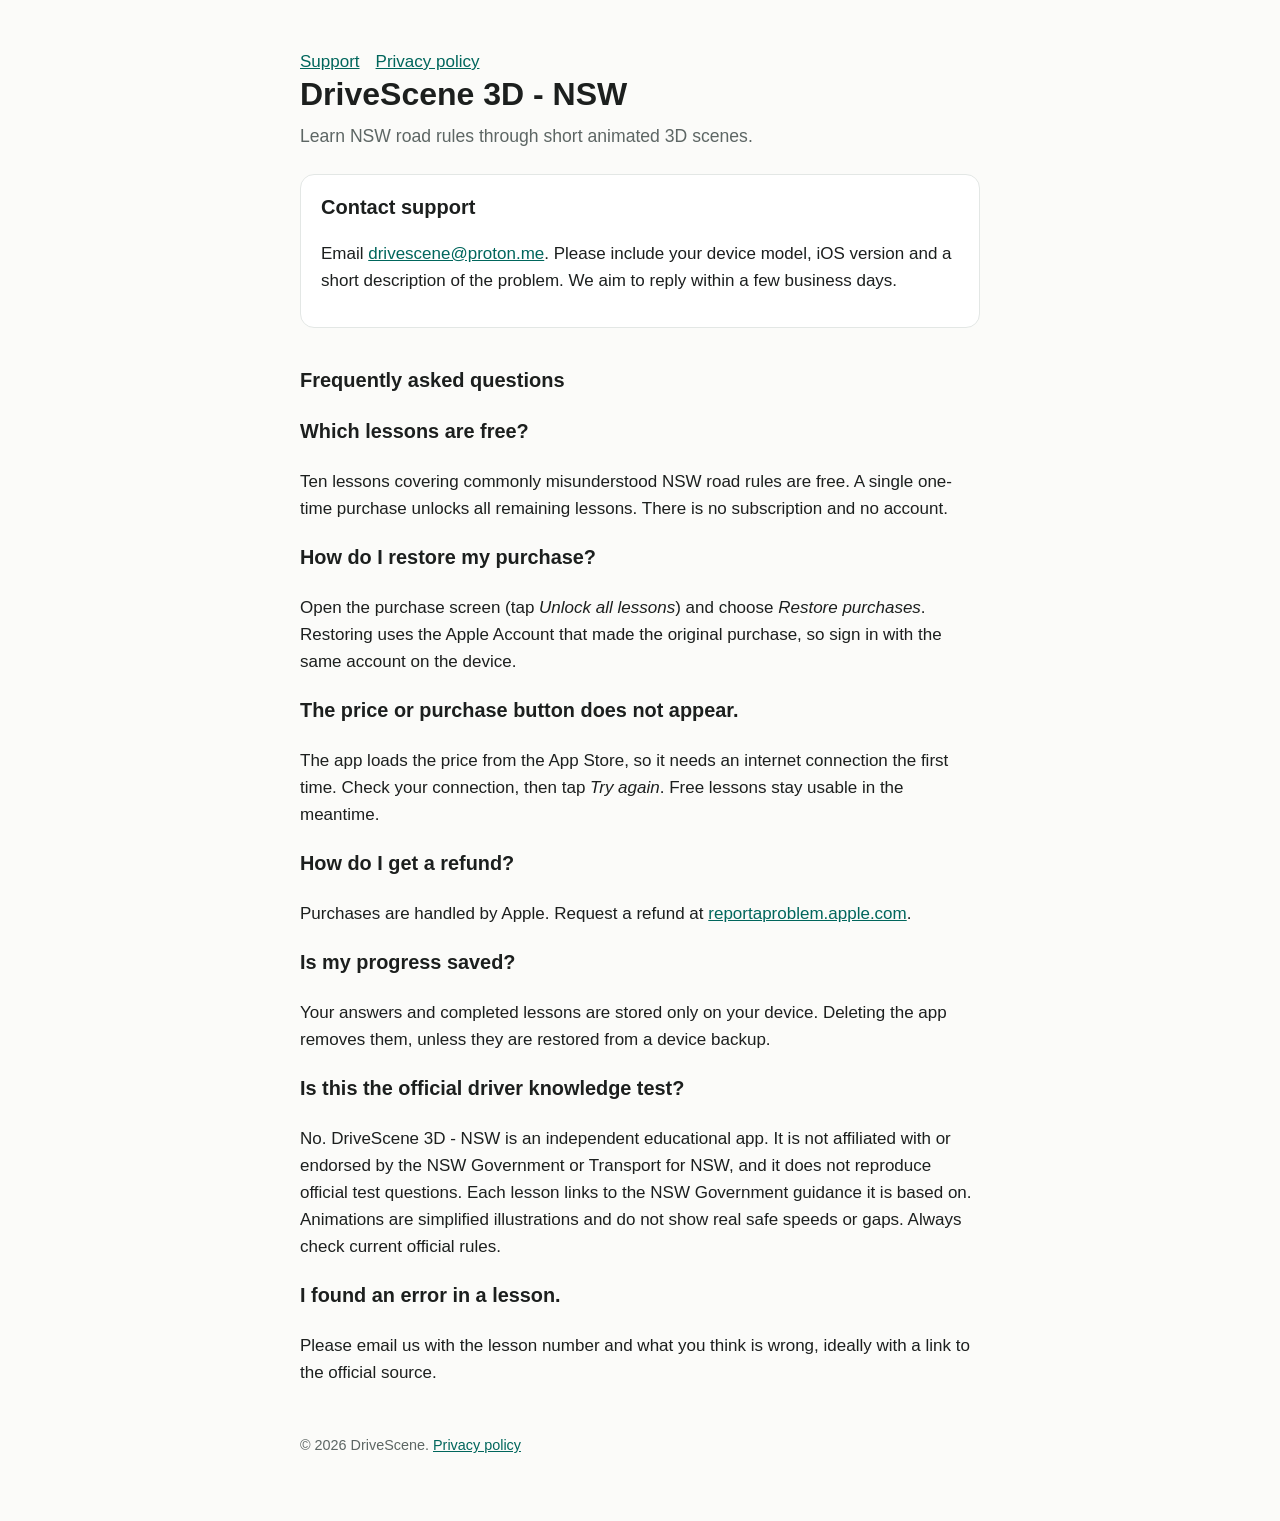
<file: index.html>
<!doctype html>
<html lang="en">
<head>
<meta charset="utf-8">
<meta name="viewport" content="width=device-width,initial-scale=1">
<title>DriveScene 3D - NSW Support</title>
<meta name="description" content="Support for DriveScene 3D - NSW, an animated 3D learning app for NSW road rules.">
<link rel="stylesheet" href="style.css">
</head>
<body>
<main>
<nav><a href="index.html">Support</a><a href="privacy.html">Privacy policy</a></nav>
<h1>DriveScene 3D - NSW</h1>
<p class="lead">Learn NSW road rules through short animated 3D scenes.</p>

<div class="card">
<h2 style="margin-top:0">Contact support</h2>
<p>Email <a href="mailto:drivescene@proton.me">drivescene@proton.me</a>. Please include your device model, iOS version and a short description of the problem. We aim to reply within a few business days.</p>
</div>

<h2>Frequently asked questions</h2>

<h3>Which lessons are free?</h3>
<p>Ten lessons covering commonly misunderstood NSW road rules are free. A single one-time purchase unlocks all remaining lessons. There is no subscription and no account.</p>

<h3>How do I restore my purchase?</h3>
<p>Open the purchase screen (tap <em>Unlock all lessons</em>) and choose <em>Restore purchases</em>. Restoring uses the Apple Account that made the original purchase, so sign in with the same account on the device.</p>

<h3>The price or purchase button does not appear.</h3>
<p>The app loads the price from the App Store, so it needs an internet connection the first time. Check your connection, then tap <em>Try again</em>. Free lessons stay usable in the meantime.</p>

<h3>How do I get a refund?</h3>
<p>Purchases are handled by Apple. Request a refund at <a href="https://reportaproblem.apple.com">reportaproblem.apple.com</a>.</p>

<h3>Is my progress saved?</h3>
<p>Your answers and completed lessons are stored only on your device. Deleting the app removes them, unless they are restored from a device backup.</p>

<h3>Is this the official driver knowledge test?</h3>
<p>No. DriveScene 3D - NSW is an independent educational app. It is not affiliated with or endorsed by the NSW Government or Transport for NSW, and it does not reproduce official test questions. Each lesson links to the NSW Government guidance it is based on. Animations are simplified illustrations and do not show real safe speeds or gaps. Always check current official rules.</p>

<h3>I found an error in a lesson.</h3>
<p>Please email us with the lesson number and what you think is wrong, ideally with a link to the official source.</p>

<footer>&copy; 2026 DriveScene. <a href="privacy.html">Privacy policy</a></footer>
</main>
</body>
</html>
</file>
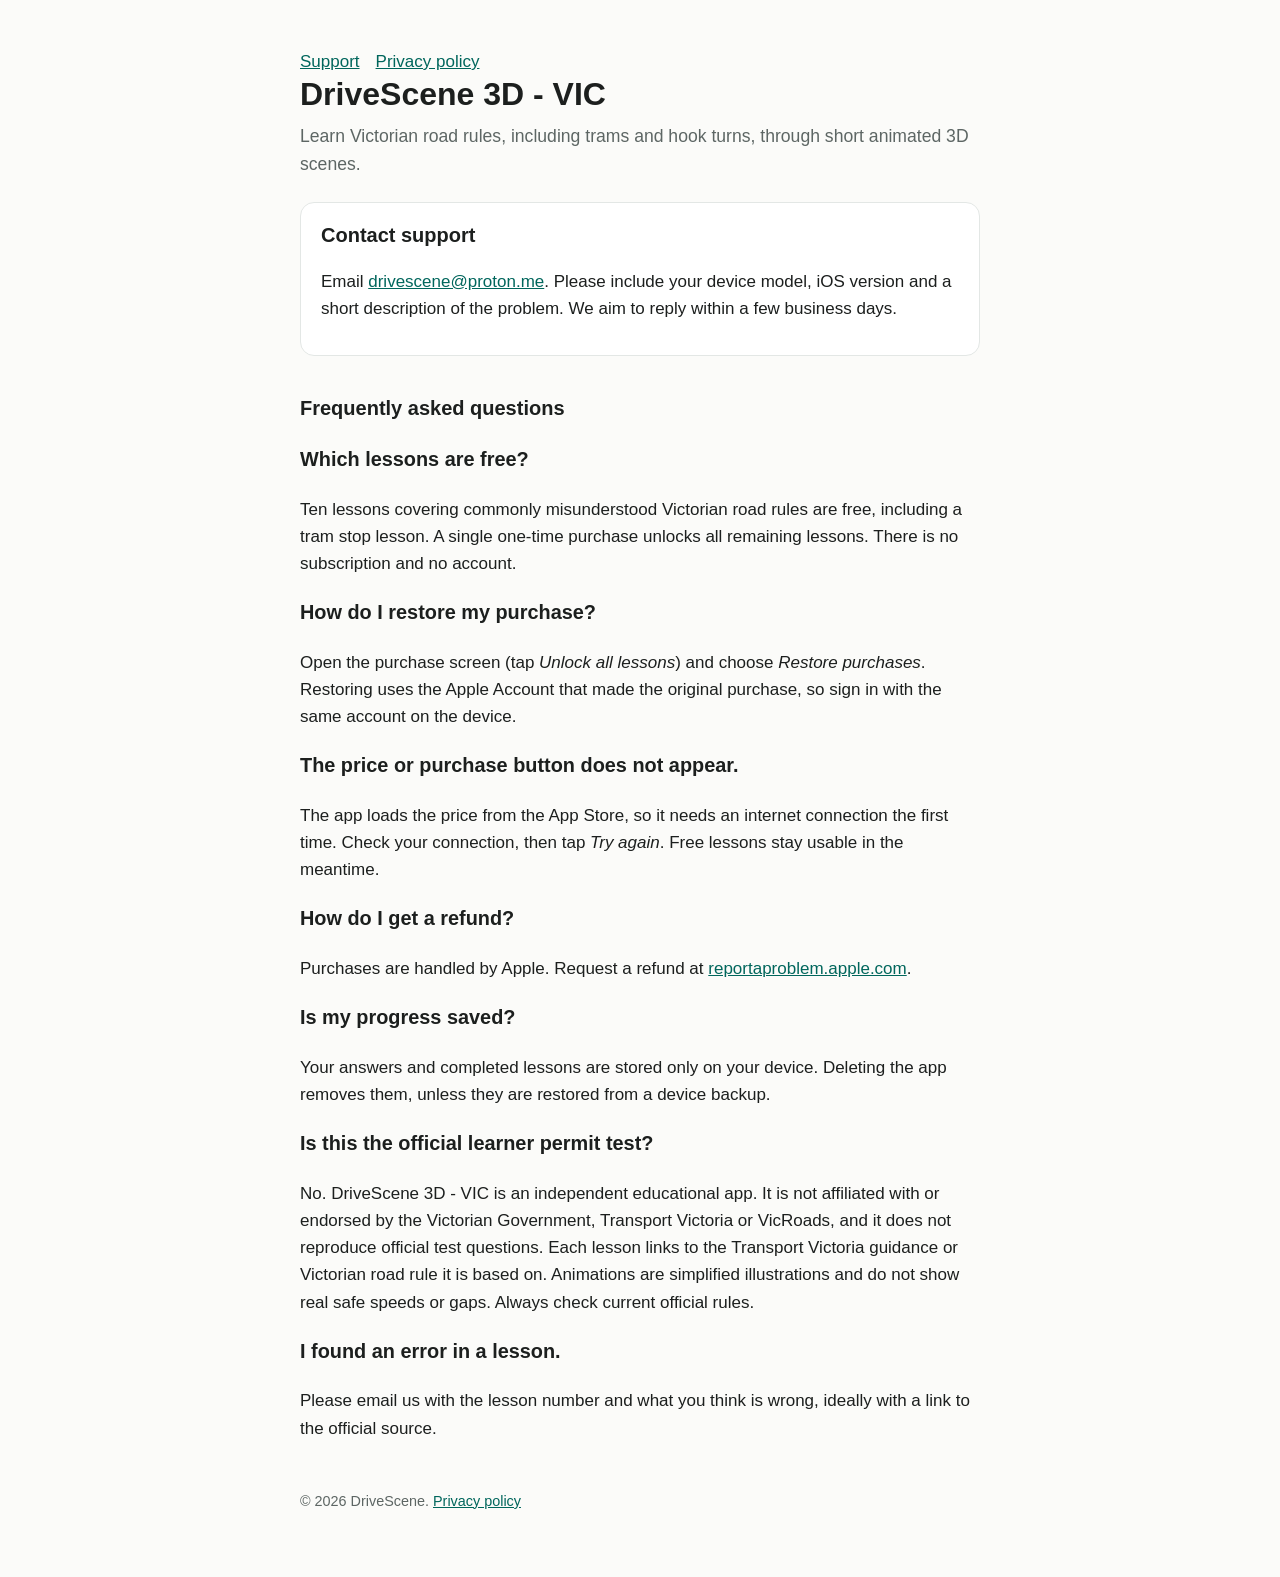
<file: vic/index.html>
<!doctype html>
<html lang="en">
<head>
<meta charset="utf-8">
<meta name="viewport" content="width=device-width,initial-scale=1">
<title>DriveScene 3D - VIC Support</title>
<meta name="description" content="Support for DriveScene 3D - VIC, an animated 3D learning app for Victorian road rules.">
<link rel="stylesheet" href="../style.css">
</head>
<body>
<main>
<nav><a href="index.html">Support</a><a href="privacy.html">Privacy policy</a></nav>
<h1>DriveScene 3D - VIC</h1>
<p class="lead">Learn Victorian road rules, including trams and hook turns, through short animated 3D scenes.</p>

<div class="card">
<h2 style="margin-top:0">Contact support</h2>
<p>Email <a href="mailto:drivescene@proton.me">drivescene@proton.me</a>. Please include your device model, iOS version and a short description of the problem. We aim to reply within a few business days.</p>
</div>

<h2>Frequently asked questions</h2>

<h3>Which lessons are free?</h3>
<p>Ten lessons covering commonly misunderstood Victorian road rules are free, including a tram stop lesson. A single one-time purchase unlocks all remaining lessons. There is no subscription and no account.</p>

<h3>How do I restore my purchase?</h3>
<p>Open the purchase screen (tap <em>Unlock all lessons</em>) and choose <em>Restore purchases</em>. Restoring uses the Apple Account that made the original purchase, so sign in with the same account on the device.</p>

<h3>The price or purchase button does not appear.</h3>
<p>The app loads the price from the App Store, so it needs an internet connection the first time. Check your connection, then tap <em>Try again</em>. Free lessons stay usable in the meantime.</p>

<h3>How do I get a refund?</h3>
<p>Purchases are handled by Apple. Request a refund at <a href="https://reportaproblem.apple.com">reportaproblem.apple.com</a>.</p>

<h3>Is my progress saved?</h3>
<p>Your answers and completed lessons are stored only on your device. Deleting the app removes them, unless they are restored from a device backup.</p>

<h3>Is this the official learner permit test?</h3>
<p>No. DriveScene 3D - VIC is an independent educational app. It is not affiliated with or endorsed by the Victorian Government, Transport Victoria or VicRoads, and it does not reproduce official test questions. Each lesson links to the Transport Victoria guidance or Victorian road rule it is based on. Animations are simplified illustrations and do not show real safe speeds or gaps. Always check current official rules.</p>

<h3>I found an error in a lesson.</h3>
<p>Please email us with the lesson number and what you think is wrong, ideally with a link to the official source.</p>

<footer>&copy; 2026 DriveScene. <a href="privacy.html">Privacy policy</a></footer>
</main>
</body>
</html>
</file>
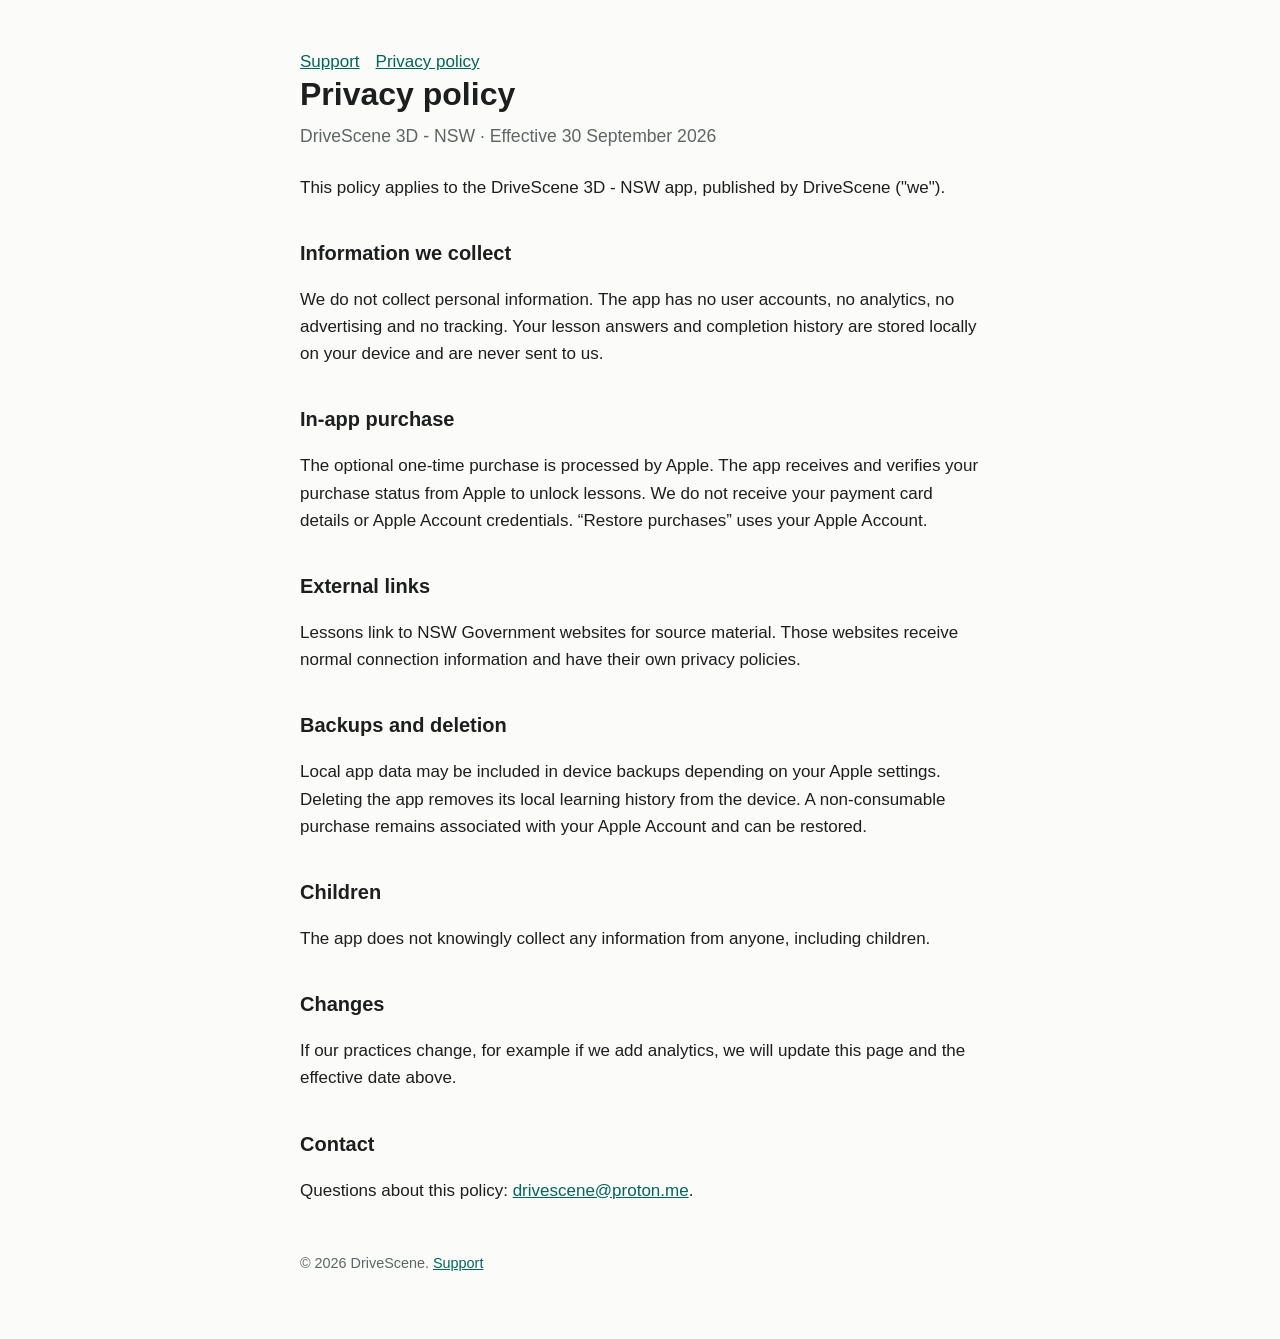
<file: privacy.html>
<!doctype html>
<html lang="en">
<head>
<meta charset="utf-8">
<meta name="viewport" content="width=device-width,initial-scale=1">
<title>DriveScene 3D - NSW Privacy Policy</title>
<meta name="description" content="Privacy policy for DriveScene 3D - NSW.">
<link rel="stylesheet" href="style.css">
</head>
<body>
<main>
<nav><a href="index.html">Support</a><a href="privacy.html">Privacy policy</a></nav>
<h1>Privacy policy</h1>
<p class="lead">DriveScene 3D - NSW &middot; Effective 30 September 2026</p>

<p>This policy applies to the DriveScene 3D - NSW app, published by DriveScene ("we").</p>

<h2>Information we collect</h2>
<p>We do not collect personal information. The app has no user accounts, no analytics, no advertising and no tracking. Your lesson answers and completion history are stored locally on your device and are never sent to us.</p>

<h2>In-app purchase</h2>
<p>The optional one-time purchase is processed by Apple. The app receives and verifies your purchase status from Apple to unlock lessons. We do not receive your payment card details or Apple Account credentials. &ldquo;Restore purchases&rdquo; uses your Apple Account.</p>

<h2>External links</h2>
<p>Lessons link to NSW Government websites for source material. Those websites receive normal connection information and have their own privacy policies.</p>

<h2>Backups and deletion</h2>
<p>Local app data may be included in device backups depending on your Apple settings. Deleting the app removes its local learning history from the device. A non-consumable purchase remains associated with your Apple Account and can be restored.</p>

<h2>Children</h2>
<p>The app does not knowingly collect any information from anyone, including children.</p>

<h2>Changes</h2>
<p>If our practices change, for example if we add analytics, we will update this page and the effective date above.</p>

<h2>Contact</h2>
<p>Questions about this policy: <a href="mailto:drivescene@proton.me">drivescene@proton.me</a>.</p>

<footer>&copy; 2026 DriveScene. <a href="index.html">Support</a></footer>
</main>
</body>
</html>
</file>
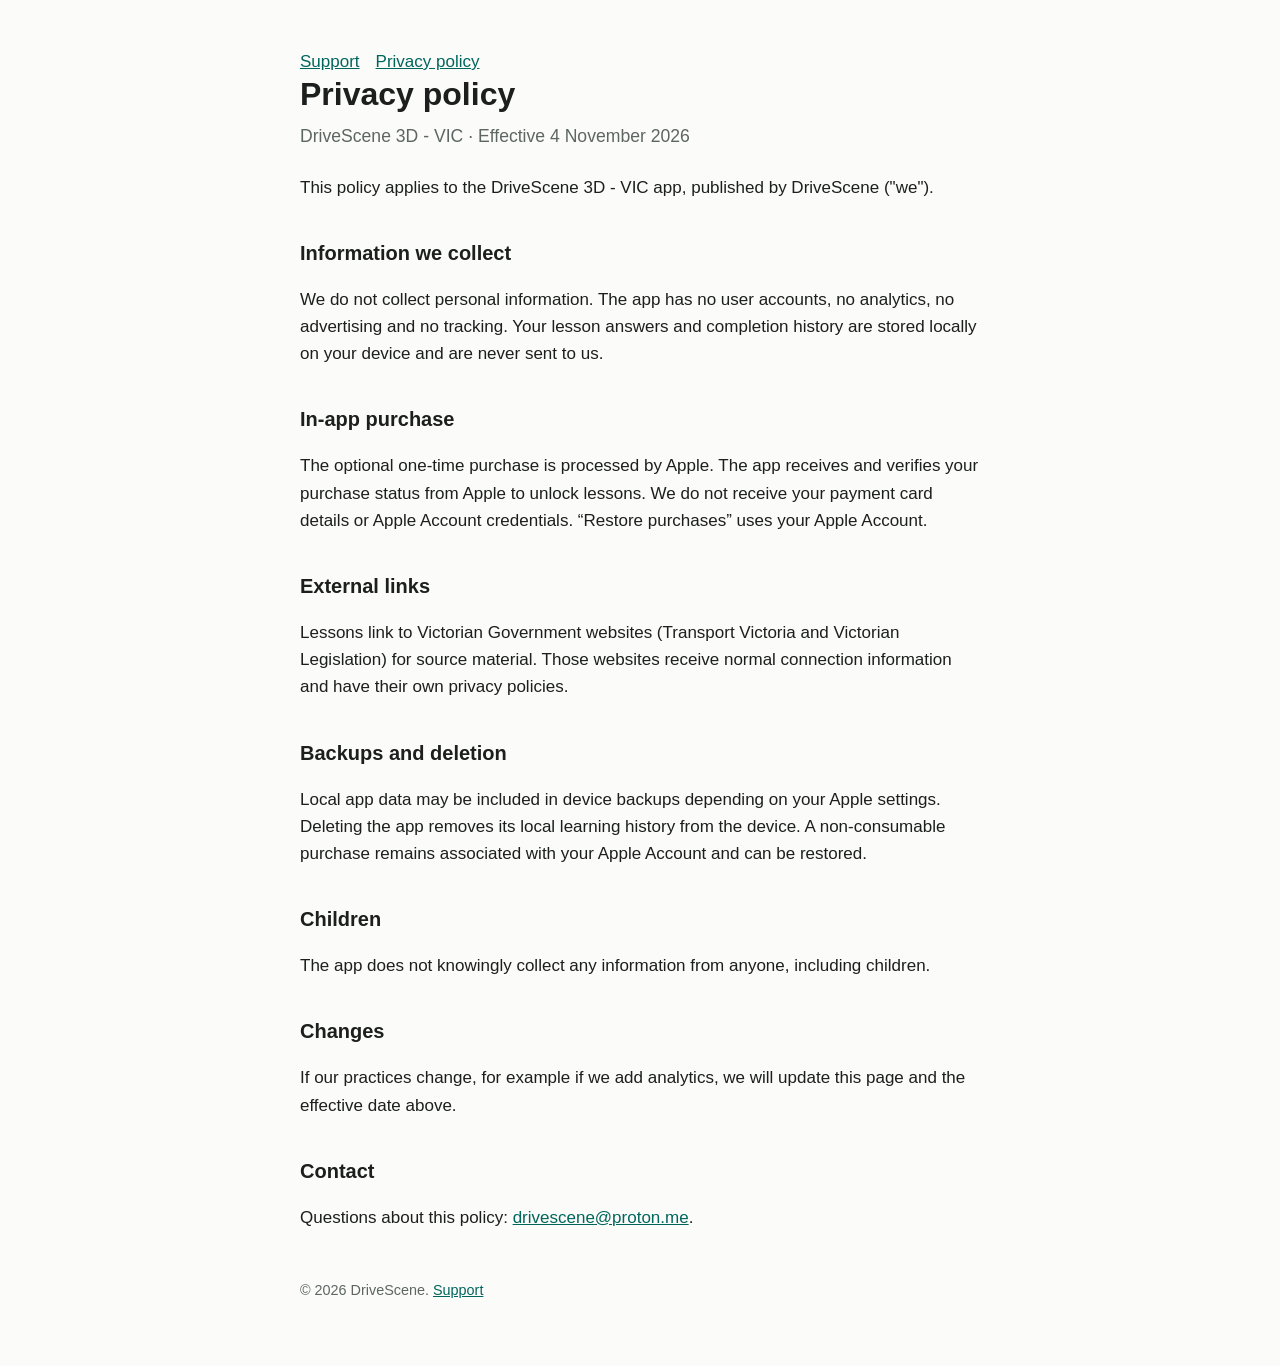
<file: vic/privacy.html>
<!doctype html>
<html lang="en">
<head>
<meta charset="utf-8">
<meta name="viewport" content="width=device-width,initial-scale=1">
<title>DriveScene 3D - VIC Privacy Policy</title>
<meta name="description" content="Privacy policy for DriveScene 3D - VIC.">
<link rel="stylesheet" href="../style.css">
</head>
<body>
<main>
<nav><a href="index.html">Support</a><a href="privacy.html">Privacy policy</a></nav>
<h1>Privacy policy</h1>
<p class="lead">DriveScene 3D - VIC &middot; Effective 4 November 2026</p>

<p>This policy applies to the DriveScene 3D - VIC app, published by DriveScene ("we").</p>

<h2>Information we collect</h2>
<p>We do not collect personal information. The app has no user accounts, no analytics, no advertising and no tracking. Your lesson answers and completion history are stored locally on your device and are never sent to us.</p>

<h2>In-app purchase</h2>
<p>The optional one-time purchase is processed by Apple. The app receives and verifies your purchase status from Apple to unlock lessons. We do not receive your payment card details or Apple Account credentials. &ldquo;Restore purchases&rdquo; uses your Apple Account.</p>

<h2>External links</h2>
<p>Lessons link to Victorian Government websites (Transport Victoria and Victorian Legislation) for source material. Those websites receive normal connection information and have their own privacy policies.</p>

<h2>Backups and deletion</h2>
<p>Local app data may be included in device backups depending on your Apple settings. Deleting the app removes its local learning history from the device. A non-consumable purchase remains associated with your Apple Account and can be restored.</p>

<h2>Children</h2>
<p>The app does not knowingly collect any information from anyone, including children.</p>

<h2>Changes</h2>
<p>If our practices change, for example if we add analytics, we will update this page and the effective date above.</p>

<h2>Contact</h2>
<p>Questions about this policy: <a href="mailto:drivescene@proton.me">drivescene@proton.me</a>.</p>

<footer>&copy; 2026 DriveScene. <a href="index.html">Support</a></footer>
</main>
</body>
</html>
</file>
<file: style.css>
:root{--bg:#fbfbf9;--fg:#1c1f1e;--muted:#5d6664;--accent:#00665c;--card:#ffffff;--line:#e3e7e5}
@media (prefers-color-scheme:dark){:root{--bg:#111514;--fg:#eef2f0;--muted:#a3aeab;--accent:#4fd1c0;--card:#1a1f1e;--line:#2b3331}}
*{box-sizing:border-box}
body{margin:0;background:var(--bg);color:var(--fg);font:17px/1.6 -apple-system,BlinkMacSystemFont,"Segoe UI",Roboto,sans-serif}
main{max-width:720px;margin:0 auto;padding:48px 20px 64px}
h1{font-size:2rem;line-height:1.2;margin:0 0 8px}
h2{font-size:1.25rem;margin:36px 0 8px}
p,li{color:var(--fg)}
.lead{color:var(--muted);font-size:1.1rem;margin:0 0 24px}
a{color:var(--accent)}
.card{background:var(--card);border:1px solid var(--line);border-radius:14px;padding:16px 20px;margin:16px 0}
footer{margin-top:48px;color:var(--muted);font-size:.9rem}
nav a{margin-right:16px}
</file>
